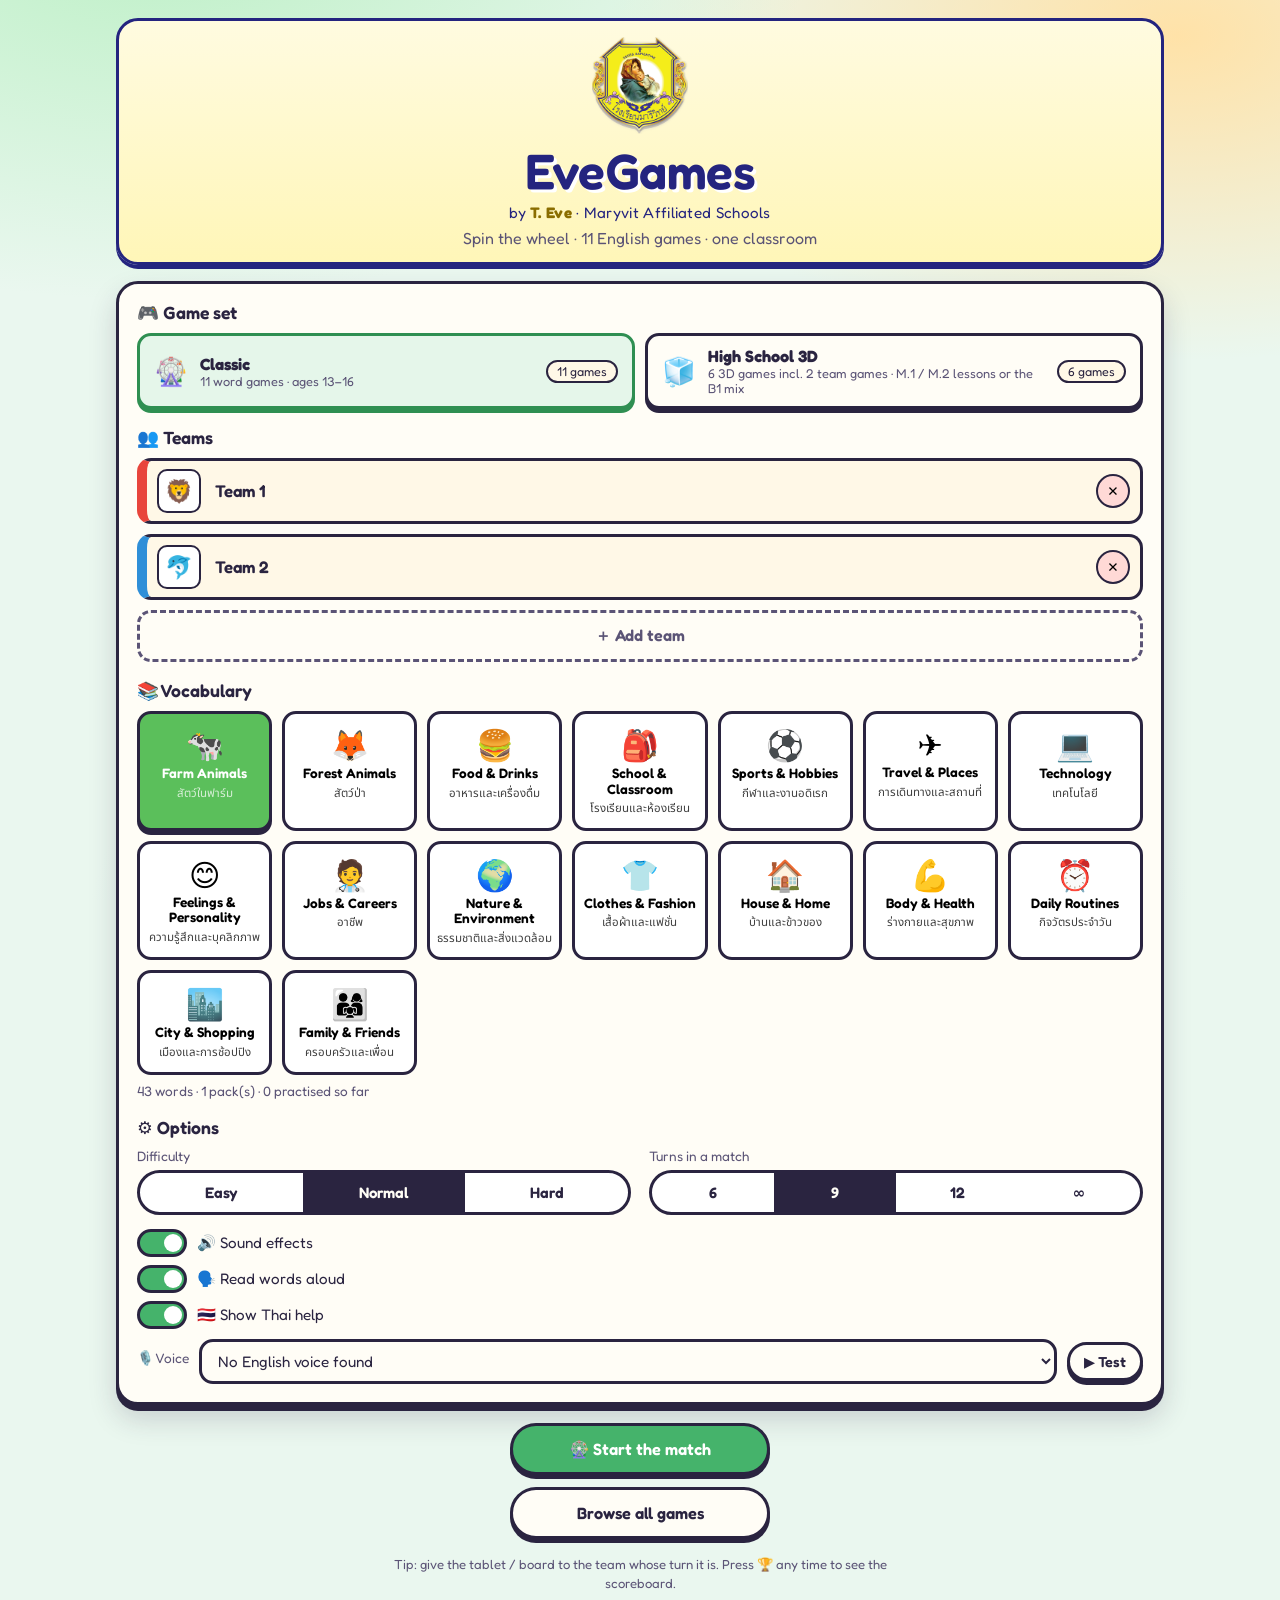
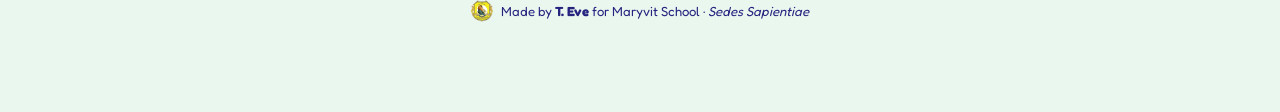
<file: index.html>
<!doctype html>
<html lang="en">
<head>
  <meta charset="utf-8">
  <meta name="viewport" content="width=device-width, initial-scale=1, viewport-fit=cover">
  <title>EveGames by T. Eve — Maryvit School English Games</title>
  <meta name="description" content="EveGames by T. Eve — English games for Maryvit School classes: 11 word games and 6 3D games that follow the M.1 / M.2 lessons.">
  <meta name="theme-color" content="#24247f">
  <meta name="mobile-web-app-capable" content="yes">
  <meta name="apple-mobile-web-app-capable" content="yes">
  <meta name="apple-mobile-web-app-status-bar-style" content="default">

  <link rel="icon" type="image/png" href="assets/maryvit-crest-64.png">
  <link rel="apple-touch-icon" href="assets/maryvit-crest.png">

  <link rel="preconnect" href="https://fonts.googleapis.com">
  <link rel="preconnect" href="https://fonts.gstatic.com" crossorigin>
  <link href="https://fonts.googleapis.com/css2?family=Fredoka:wght@400;500;600;700&family=Noto+Sans+Thai:wght@400;500;600;700&display=swap" rel="stylesheet">

  <link rel="stylesheet" href="assets/styles.css">
</head>
<body>
  <div id="confetti-layer" aria-hidden="true"></div>
  <main id="app"></main>

  <noscript>
    <p style="text-align:center;padding:40px">EveGames needs JavaScript. Please enable it in your browser.</p>
  </noscript>

  <script src="js/data.js"></script>
  <script src="js/utils.js"></script>
  <script src="js/state.js"></script>
  <script src="js/app.js"></script>
  <script src="js/wheel.js"></script>

  <script src="js/games/match.js"></script>
  <script src="js/games/bingo.js"></script>
  <script src="js/games/crossword.js"></script>
  <script src="js/games/word.js"></script>
  <script src="js/games/observe.js"></script>
  <script src="js/games/act.js"></script>

  <script src="js/data3d.js"></script>
  <script src="js/lessons.js"></script>
  <script src="js/lessons/review.js"></script>
  <script src="js/lessons/m1.js"></script>
  <script src="js/lessons/m2.js"></script>
  <script src="js/games3d/models.js"></script>
  <script src="js/games3d/heist.js"></script>
  <script src="js/games3d/tower.js"></script>
  <script src="js/games3d/escape.js"></script>
  <script src="js/games3d/city.js"></script>
  <script src="js/games3d/quiz.js"></script>
  <script src="js/games3d/longboat.js"></script>
  <script src="js/games3d/tug.js"></script>

  <script type="importmap">{ "imports": { "three": "./vendor/three.module.min.js", "three/addons/": "./vendor/addons/" } }</script>
  <script type="module" src="js/3d/scenes.js"></script>

  <script>
    window.addEventListener('DOMContentLoaded', function () {
      LW.boot();
      // Unlock audio + speech on the very first user gesture (mobile policy).
      var unlock = function () {
        LW.sound.click();
        if ('speechSynthesis' in window) window.speechSynthesis.getVoices();
        document.removeEventListener('pointerdown', unlock);
      };
      document.addEventListener('pointerdown', unlock);
    });
  </script>
</body>
</html>
</file>
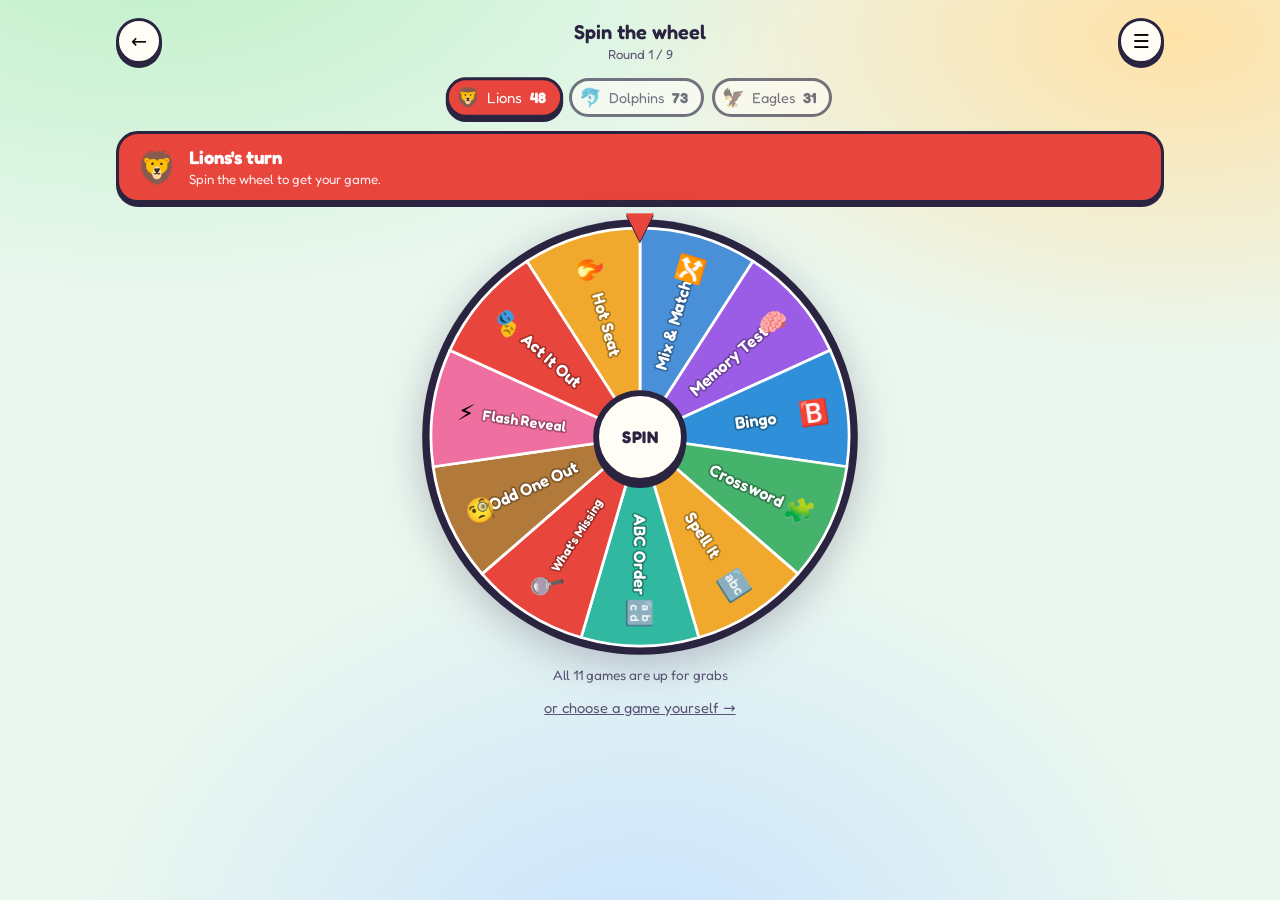
<file: __preview.html>
<!doctype html>
<html lang="en">
<head>
  <meta charset="utf-8">
  <meta name="viewport" content="width=device-width, initial-scale=1">
  <title>EveGames preview</title>
  <link href="https://fonts.googleapis.com/css2?family=Fredoka:wght@400;500;600;700&family=Noto+Sans+Thai:wght@400;500;600;700&display=swap" rel="stylesheet">
  <link rel="stylesheet" href="assets/styles.css">
</head>
<body>
  <div id="confetti-layer"></div>
  <main id="app"></main>
  <script src="js/data.js"></script>
  <script src="js/utils.js"></script>
  <script src="js/state.js"></script>
  <script src="js/app.js"></script>
  <script src="js/wheel.js"></script>
  <script src="js/games/match.js"></script>
  <script src="js/games/bingo.js"></script>
  <script src="js/games/crossword.js"></script>
  <script src="js/games/word.js"></script>
  <script src="js/games/observe.js"></script>
  <script src="js/games/act.js"></script>

  <script src="js/data3d.js"></script>
  <script src="js/lessons.js"></script>
  <script src="js/lessons/review.js"></script>
  <script src="js/lessons/m1.js"></script>
  <script src="js/lessons/m2.js"></script>
  <script src="js/games3d/models.js"></script>
  <script src="js/games3d/heist.js"></script>
  <script src="js/games3d/tower.js"></script>
  <script src="js/games3d/escape.js"></script>
  <script src="js/games3d/city.js"></script>
  <script src="js/games3d/quiz.js"></script>
  <script src="js/games3d/longboat.js"></script>
  <script src="js/games3d/tug.js"></script>

  <script type="importmap">{ "imports": { "three": "./vendor/three.module.min.js", "three/addons/": "./vendor/addons/" } }</script>
  <script type="module" src="js/3d/scenes.js"></script>
  <script>
    // Dev-only harness: /__preview.html?screen=wheel|match|bingo|crossword|…&menu=1
    // Any uncaught error is stamped onto <body> so the browser test can see it.
    window.addEventListener('error', function (e) {
      document.body.setAttribute('data-error', e.message || 'error');
    });
    window.addEventListener('unhandledrejection', function (e) {
      document.body.setAttribute('data-error', 'unhandled rejection: ' + e.reason);
    });
    var _err = console.error;
    console.error = function () {
      document.body.setAttribute('data-error', Array.prototype.join.call(arguments, ' '));
      _err.apply(console, arguments);
    };

    window.addEventListener('DOMContentLoaded', function () {
    var q = new URLSearchParams(location.search);
    LW.boot();
    LW.state.teams = [];
    LW.addTeam('Lions'); LW.addTeam('Dolphins'); LW.addTeam('Eagles');
    LW.state.teams[0].score = 48; LW.state.teams[1].score = 73; LW.state.teams[2].score = 31;
    LW.state.packIds = (q.get('packs') || 'farm,food').split(',');
    LW.state.settings.difficulty = q.get('diff') || 'normal';
    LW.state.mode = q.get('mode') || 'classic';
    LW.state.lesson = { level: q.get('level') || 'b1', picks: {} };
    if (q.get('parts')) LW.state.lesson.picks[LW.state.lesson.level] = q.get('parts').split(',');
    LW.state.settings.sound = false;
    LW.state.settings.speech = false;

    var s = q.get('screen') || 'wheel';
    if (s === 'setup') LW.screens.setup();
    else if (s === 'wheel') LW.screens.wheel();
    else if (s === 'picker') LW.screens.gamePicker();
    else if (s === 'final') LW.screens.final();
    else if (s === 'scoreboard') LW.screens.scoreboard();
    else if (s === 'result') LW.screens.result(LW.games[0], 64, 'All 6 pairs! +24 time bonus.');
    else if (s === 'teamresult') LW.screens.resultTeams(LW.games.filter(function (x) { return x.id === 'longboat'; })[0], LW.state.teams.map(function (t, i) { return { id: t.id, name: t.name, avatar: t.avatar, color: t.color, points: [65, 40, 25][i], note: ['1st · 5 correct · reached the finish', '2nd · 3 correct · 7 / 9 stretches', '3rd · 2 correct · 5 / 9 stretches'][i] }; }), 'Race over!');
    else if (s === 'intro') LW.screens.intro(LW.games.filter(function (g) { return g.id === (q.get('game') || 'bingo'); })[0]);
    else {
      var g = LW.games.filter(function (x) { return x.id === s; })[0];
      if (g) LW.screens.play(g);
    }

    if (q.get('menu')) {
      var mb = document.querySelector('.menu-btn');
      if (mb) mb.click();
    }
    document.body.setAttribute('data-boot', 'ok');
    });
  </script>
</body>
</html>
</file>
<file: assets/styles.css>
/* ============================================================
   EveGames — classroom English games
   Bright "activity book" look: cream cards, thick ink borders,
   chunky shadows, big tap targets for a tablet or a smart board.
   ============================================================ */

:root {
  --ink:        #2a2440;
  --ink-soft:   #5b5476;
  --cream:      #fffdf6;
  --paper:      #fff8e7;
  --line:       #2a2440;
  --green:      #45b36b;
  --green-dk:   #2f8f52;
  --blue:       #2f8fd8;
  --red:        #e8453c;
  --amber:      #f0a92c;
  --purple:     #9b5de5;
  --pink:       #ef6fa0;
  --ok:         #3fae63;
  --bad:        #e8453c;

  --r-lg: 22px;
  --r-md: 14px;
  --r-sm: 10px;
  --shadow: 0 4px 0 var(--line);
  --shadow-lg: 0 6px 0 var(--line), 0 14px 28px rgba(42, 36, 64, 0.18);
  /* Fredoka covers Latin only; Thai glyphs fall through to Noto Sans Thai.
     Per-glyph fallback means English keeps the playful face either way. */
  --font: 'Fredoka', 'Noto Sans Thai', 'Trebuchet MS', 'Segoe UI', system-ui, -apple-system, sans-serif;
}

* { box-sizing: border-box; }

html, body {
  margin: 0;
  padding: 0;
  min-height: 100%;
}

body {
  font-family: var(--font);
  color: var(--ink);
  background:
    radial-gradient(1100px 620px at 12% -8%, #bdf0c6 0%, transparent 60%),
    radial-gradient(980px 560px at 92% 4%, #ffe2a8 0%, transparent 58%),
    radial-gradient(900px 700px at 50% 108%, #c9e3ff 0%, transparent 62%),
    #eaf7ef;
  background-attachment: fixed;
  -webkit-text-size-adjust: 100%;
  -webkit-tap-highlight-color: transparent;
}

#app {
  max-width: 1080px;
  margin: 0 auto;
  padding: 18px 16px 72px;
}

h1, h2, h3, h4 { margin: 0; font-weight: 600; }
button { font-family: inherit; cursor: pointer; }
input { font-family: inherit; }

/* ---------- confetti ---------- */
#confetti-layer {
  position: fixed; inset: 0;
  pointer-events: none;
  overflow: hidden;
  z-index: 9999;
}
.confetti-piece {
  position: absolute;
  top: -14px;
  width: 10px; height: 16px;
  display: block;
  animation: fall linear forwards;
}
@keyframes fall {
  0%   { transform: translateY(-20px) rotate(0deg); opacity: 1; }
  100% { transform: translateY(104vh) rotate(760deg); opacity: 0.9; }
}

/* ---------- shared pieces ---------- */
.card {
  background: var(--cream);
  border: 3px solid var(--line);
  border-radius: var(--r-lg);
  box-shadow: var(--shadow-lg);
  padding: 18px;
  margin: 0 0 18px;
}

.sec-title {
  font-size: 1.1rem;
  margin: 18px 0 10px;
  display: flex; align-items: baseline; gap: 10px;
}
.sec-title:first-child { margin-top: 0; }
.sec-title small { font-weight: 400; color: var(--ink-soft); font-size: 0.82rem; }

.note { color: var(--ink-soft); font-size: 0.85rem; margin: 8px 0 0; }
.footnote {
  text-align: center; color: var(--ink-soft);
  font-size: 0.82rem; margin: 6px auto 0; max-width: 520px; line-height: 1.5;
}
.stage-note { text-align: center; color: var(--ink-soft); font-size: 0.92rem; margin: 12px 0; }
.phase-line { text-align: center; font-size: 1.3rem; margin: 6px 0 14px; }
.feedback { text-align: center; min-height: 1.4em; font-size: 0.95rem; color: var(--ink-soft); margin: 10px 0 0; }
.warn-line {
  text-align: center; background: #fff3cd; border: 2px dashed var(--amber);
  border-radius: var(--r-md); padding: 8px 12px; margin: 10px auto; max-width: 420px; font-size: 0.9rem;
}

.btn {
  display: inline-flex; align-items: center; justify-content: center; gap: 8px;
  border: 3px solid var(--line);
  border-radius: 999px;
  padding: 13px 26px;
  font-size: 1.02rem;
  font-weight: 600;
  background: var(--amber);
  color: var(--ink);
  box-shadow: var(--shadow);
  transition: transform .08s ease, box-shadow .08s ease, filter .15s ease;
}
.btn:hover { filter: brightness(1.05); }
.btn:active { transform: translateY(4px); box-shadow: 0 0 0 var(--line); }
.btn.primary { background: var(--green); color: #fff; }
.btn.ghost-btn { background: var(--cream); }
.btn.warn-btn { background: #ffd9d6; }
.btn:disabled { opacity: .5; cursor: default; }

.link-btn {
  background: none; border: none; color: var(--ink-soft);
  text-decoration: underline; font-size: .92rem; padding: 8px;
}
.link-btn.inline { padding: 0 0 0 6px; font-size: .85rem; }

.action-bar {
  display: flex; gap: 10px; flex-wrap: wrap;
  justify-content: center;
  margin: 18px 0 0;
  /* Sticks to the bottom of the viewport while the board scrolls, so Check /
     Finish / Got-it are reachable even when the game is taller than the screen. */
  position: sticky;
  bottom: 0;
  z-index: 15;
  padding: 10px 0 12px;
  padding-bottom: calc(12px + env(safe-area-inset-bottom, 0px));
  background: linear-gradient(to top, #e9f5ef 62%, rgba(233, 245, 239, 0));
}
.action-bar.big .btn { font-size: 1.1rem; padding: 14px 28px; }

.setup-actions {
  display: flex; flex-direction: column; align-items: center; gap: 12px; margin: 4px 0 16px;
}
.setup-actions .btn { min-width: 260px; }

/* ---------- hero ---------- */
.hero { text-align: center; padding: 14px 0 20px; }
.hero-logo { font-size: 3.6rem; line-height: 1; animation: bob 3s ease-in-out infinite; display: inline-block; }
@keyframes bob { 0%,100% { transform: translateY(0) rotate(-4deg); } 50% { transform: translateY(-8px) rotate(4deg); } }
.hero-title {
  font-size: clamp(2.1rem, 7vw, 3.1rem);
  letter-spacing: -0.5px;
  margin: 6px 0 2px;
  color: var(--ink);
  text-shadow: 3px 3px 0 #ffffff;
}
.hero-sub { margin: 0; color: var(--ink-soft); font-size: 1rem; }

/* ---------- topbar ---------- */
.topbar {
  display: flex; align-items: center; gap: 10px;
  margin-bottom: 14px;
}
.topbar-title { flex: 1; text-align: center; }
.topbar-title h2 { font-size: 1.25rem; }
.topbar-title p { margin: 2px 0 0; font-size: .82rem; color: var(--ink-soft); }
.icon-btn {
  width: 46px; height: 46px; flex: none;
  border-radius: 50%;
  border: 3px solid var(--line);
  background: var(--cream);
  font-size: 1.2rem;
  box-shadow: var(--shadow);
  display: grid; place-items: center;
}
.icon-btn:active { transform: translateY(4px); box-shadow: none; }
.icon-btn.ghost { border-color: transparent; background: transparent; box-shadow: none; }

/* ---------- teams ---------- */
.team-strip { display: flex; gap: 8px; flex-wrap: wrap; justify-content: center; margin-bottom: 14px; }
.team-chip {
  display: flex; align-items: center; gap: 7px;
  background: var(--cream);
  border: 3px solid var(--line);
  border-radius: 999px;
  padding: 5px 13px 5px 7px;
  font-size: .9rem;
  opacity: .62;
}
.team-chip.active {
  opacity: 1;
  background: var(--tc);
  color: #fff;
  box-shadow: var(--shadow);
  transform: scale(1.04);
}
.team-chip .ava { font-size: 1.15rem; }
.team-chip .sc { font-weight: 700; }

.team-editor { display: flex; flex-direction: column; gap: 10px; }
.team-row {
  display: flex; align-items: center; gap: 10px;
  border: 3px solid var(--line);
  border-left: 10px solid var(--tc);
  border-radius: var(--r-md);
  background: var(--paper);
  padding: 8px 10px;
}
.ava-btn {
  width: 44px; height: 44px; flex: none;
  border-radius: var(--r-sm);
  border: 2px solid var(--line);
  background: #fff;
  font-size: 1.4rem;
}
.team-name {
  flex: 1; min-width: 0;
  border: none; background: transparent;
  font-size: 1.05rem; font-weight: 600; color: var(--ink);
  padding: 8px 4px; outline: none;
}
.del-btn {
  width: 34px; height: 34px; flex: none;
  border-radius: 50%; border: 2px solid var(--line);
  background: #ffd9d6; font-size: .85rem;
}
.add-team {
  border: 3px dashed var(--ink-soft);
  border-radius: var(--r-md);
  background: transparent; color: var(--ink-soft);
  padding: 12px; font-size: 1rem; font-weight: 600;
}

/* ---------- packs ---------- */
.pack-grid {
  display: grid;
  grid-template-columns: repeat(auto-fill, minmax(118px, 1fr));
  gap: 10px;
}
.pack {
  display: flex; flex-direction: column; align-items: center; gap: 2px;
  border: 3px solid var(--line);
  border-radius: var(--r-md);
  background: #fff;
  padding: 12px 6px 10px;
  text-align: center;
  transition: transform .1s ease;
}
.pack:active { transform: scale(.96); }
.pack.on {
  background: var(--pc);
  color: #fff;
  box-shadow: var(--shadow);
}
.pack-emoji { font-size: 1.9rem; }
.pack-name { font-size: .85rem; font-weight: 600; line-height: 1.15; }
.pack-th { font-size: .72rem; opacity: .75; }

/* ---------- options ---------- */
.opts { display: flex; flex-wrap: wrap; gap: 18px; }
.seg-wrap { flex: 1; min-width: 220px; }
.seg-label { display: block; font-size: .85rem; color: var(--ink-soft); margin-bottom: 6px; }
.seg {
  display: flex; border: 3px solid var(--line);
  border-radius: 999px; overflow: hidden; background: #fff;
}
.seg-btn {
  flex: 1; border: none; background: transparent;
  padding: 10px 6px; font-size: .95rem; font-weight: 600; color: var(--ink);
}
.seg-btn.on { background: var(--ink); color: var(--cream); }

.toggles { display: flex; flex-direction: column; gap: 8px; margin-top: 14px; }
.toggle { display: flex; align-items: center; gap: 10px; cursor: pointer; font-size: .95rem; }
.toggle input { position: absolute; opacity: 0; width: 0; height: 0; }
.toggle .track {
  width: 50px; height: 28px; flex: none;
  border: 3px solid var(--line); border-radius: 999px;
  background: #fff; position: relative; transition: background .15s ease;
}
.toggle .track::after {
  content: ''; position: absolute; top: 2px; left: 2px;
  width: 18px; height: 18px; border-radius: 50%;
  background: var(--ink); transition: transform .15s ease;
}
.toggle input:checked + .track { background: var(--green); }
.toggle input:checked + .track::after { transform: translateX(22px); background: #fff; }

/* ---------- wheel ---------- */
.wheel-host { display: grid; place-items: center; margin: 6px 0 4px; }
.wheel-wrap {
  position: relative;
  width: min(92vw, 440px);
  aspect-ratio: 1;
}
.wheel-svg { width: 100%; height: 100%; display: block; filter: drop-shadow(0 10px 20px rgba(42,36,64,.26)); }
.wheel-rotor { transform-origin: 200px 200px; }
.wedge-label { font-family: var(--font); font-size: 15px; font-weight: 600; fill: #ffffff; paint-order: stroke; stroke: rgba(0,0,0,.28); stroke-width: 3px; }
.wedge-icon { font-size: 22px; }
.wedge-label.spent, .wedge-icon.spent { opacity: .38; }
.wheel-caption {
  text-align: center; color: var(--ink-soft);
  font-size: .85rem; margin: 10px 0 0;
}
.wheel-pointer {
  position: absolute; top: -16px; left: 50%; transform: translateX(-50%);
  font-size: 2.3rem; color: var(--red);
  text-shadow: 0 2px 0 var(--line);
  z-index: 3;
}
.wheel-pointer.hit { animation: ping .5s ease 2; }
@keyframes ping { 0%,100% { transform: translateX(-50%) scale(1); } 50% { transform: translateX(-50%) scale(1.3); } }
.spin-btn {
  position: absolute; top: 50%; left: 50%;
  transform: translate(-50%, -50%);
  width: 92px; height: 92px; border-radius: 50%;
  border: 5px solid var(--line);
  background: var(--cream);
  font-size: 1.05rem; font-weight: 700; letter-spacing: .5px;
  color: var(--ink);
  box-shadow: 0 5px 0 var(--line);
  z-index: 4;
}
.spin-btn:active { transform: translate(-50%, calc(-50% + 4px)); box-shadow: none; }
.spin-btn.spinning { opacity: .6; }
.wheel-foot { text-align: center; margin-top: 8px; }

.turn-banner {
  display: flex; align-items: center; gap: 12px;
  background: var(--tc); color: #fff;
  border: 3px solid var(--line);
  border-radius: var(--r-lg);
  box-shadow: var(--shadow);
  padding: 12px 18px; margin-bottom: 14px;
}
.turn-banner .ava { font-size: 2rem; }
.turn-banner strong { display: block; font-size: 1.15rem; }
.turn-banner small { opacity: .9; }

/* ---------- game picker ---------- */
.game-grid {
  display: grid;
  grid-template-columns: repeat(auto-fill, minmax(150px, 1fr));
  gap: 12px;
}
.game-card {
  display: flex; flex-direction: column; align-items: center; gap: 3px;
  border: 3px solid var(--line);
  border-radius: var(--r-lg);
  background: var(--gc); color: #fff;
  padding: 16px 10px;
  box-shadow: var(--shadow);
  text-align: center;
}
.game-card:active { transform: translateY(4px); box-shadow: none; }
.gc-emoji { font-size: 2.2rem; }
.gc-name { font-size: 1rem; font-weight: 600; }
.gc-tag { font-size: .68rem; text-transform: uppercase; letter-spacing: .6px; opacity: .75; margin-top: 4px; }

/* ---------- intro ---------- */
.intro-card { text-align: center; border-top: 10px solid var(--gc); }
.intro-emoji { font-size: 3.4rem; }
.intro-title { font-size: 1.8rem; margin: 4px 0 10px; }
.intro-rule { font-size: 1.02rem; line-height: 1.55; color: var(--ink); max-width: 520px; margin: 0 auto 8px; }
.intro-rule.native { color: var(--ink-soft); font-size: .95rem; line-height: 1.7; }

/* Thai stacks tone marks above and vowels below, so anything showing a gloss
   needs extra leading or the diacritics clip against the next line. */
.pack-th, .mc-th, .call-tr, .spell-tr, .aw-th, .mo-brief, .cw-text { line-height: 1.6; }
.intro-meta { display: flex; gap: 8px; flex-wrap: wrap; justify-content: center; margin: 14px 0 18px; }
.pill {
  border: 2px solid var(--line); border-radius: 999px;
  padding: 5px 13px; font-size: .84rem; background: var(--paper);
}

/* ---------- HUD ---------- */
.hud {
  display: flex; align-items: center; gap: 10px;
  background: var(--gc); color: #fff;
  border: 3px solid var(--line);
  border-radius: var(--r-lg);
  box-shadow: var(--shadow);
  padding: 8px 10px;
  margin-bottom: 14px;
  position: sticky; top: 8px; z-index: 20;
}
.hud .icon-btn { width: 40px; height: 40px; font-size: 1.1rem; background: rgba(255,255,255,.9); }
.hud-mid { flex: 1; min-width: 0; display: flex; flex-direction: column; align-items: center; }
.hud-game { font-weight: 600; font-size: 1rem; }
.hud-team { font-size: .8rem; opacity: .92; }
.hud-right { display: flex; align-items: center; gap: 10px; }
.hud-timer { font-variant-numeric: tabular-nums; font-weight: 600; font-size: .95rem; }
.hud-timer.danger { color: #ffe08a; animation: pulse .6s ease infinite; }
@keyframes pulse { 50% { opacity: .45; } }
.hud-score-wrap {
  display: inline-flex; align-items: center; gap: 4px;
  background: rgba(255,255,255,.92); color: var(--ink);
  border: 2px solid var(--line); border-radius: 999px;
  padding: 4px 11px; font-weight: 700;
}
.hud-score.bump { animation: bump .32s ease; display: inline-block; }
@keyframes bump { 50% { transform: scale(1.5); } }

.stage { min-height: 200px; }

/* ---------- result ---------- */
.result-card { text-align: center; border-top: 10px solid var(--tc); }
.res-emoji { font-size: 3.6rem; }
.res-title { font-size: 1.7rem; margin: 2px 0 10px; }
.res-points { display: flex; align-items: baseline; justify-content: center; gap: 8px; }
.rp-num { font-size: 3rem; font-weight: 700; color: var(--green-dk); }
.rp-lbl { color: var(--ink-soft); }
.res-team { font-size: 1.05rem; margin: 8px 0 2px; }
.res-detail { color: var(--ink-soft); font-size: .9rem; margin: 2px 0 6px; }
.res-actions { display: flex; flex-direction: column; align-items: center; gap: 10px; margin-top: 14px; }
.res-actions .btn { min-width: 250px; }

/* ---------- ranking ---------- */
.rank-row {
  display: flex; align-items: center; gap: 10px;
  padding: 9px 6px; border-bottom: 2px dashed #e3dcc8;
}
.rank-row:last-child { border-bottom: none; }
.rank-row.champ { background: #fff6d6; border-radius: var(--r-md); }
.rank-row .rk { width: 34px; font-size: 1.3rem; text-align: center; }
.rank-row .ava { font-size: 1.4rem; }
.rank-row .nm { flex: none; min-width: 84px; font-weight: 600; }
.rank-row .bar { flex: 1; height: 14px; background: #ece6d5; border-radius: 999px; overflow: hidden; }
.rank-row .bar i { display: block; height: 100%; background: var(--tc); border-radius: 999px; transition: width .6s ease; }
.rank-row .sc { min-width: 42px; text-align: right; font-size: 1.1rem; }
.hist-row { display: flex; gap: 10px; align-items: center; padding: 7px 2px; font-size: .9rem; border-bottom: 1px dashed #e3dcc8; }
.hist-row .hist-game { flex: 1; color: var(--ink-soft); }

/* ============================================================
   GAME: Mix & Match
   ============================================================ */
.match-board { display: grid; grid-template-columns: 1fr 1fr; gap: 10px; }
.match-col { display: flex; flex-direction: column; gap: 9px; }
.match-card {
  display: flex; align-items: center; justify-content: center; gap: 8px;
  min-height: 62px;
  min-height: clamp(44px, 7.2dvh, 62px);
  border: 3px solid var(--line);
  border-radius: var(--r-md);
  background: #fff;
  padding: 8px;
  transition: transform .1s ease, background .15s ease;
}
.match-card .mc-emoji { font-size: 2rem; }
.match-card .mc-th { font-size: .82rem; color: var(--ink-soft); }
.match-card .mc-word { font-size: 1.1rem; font-weight: 600; }
.match-card.sel { background: #d7ecff; transform: scale(1.03); box-shadow: var(--shadow); }
.match-card.bad { background: #ffd9d6; }
.match-card.done { background: #d8f5e1; opacity: .55; pointer-events: none; }

/* ============================================================
   GAME: Memory
   ============================================================ */
.memory-grid {
  display: grid;
  grid-template-columns: repeat(var(--cols), 1fr);
  gap: 9px;
  max-width: 560px;
  margin: 0 auto;
}
.mem-card {
  aspect-ratio: 3 / 4;
  border: none; background: none; padding: 0;
  perspective: 700px;
}
.mem-inner {
  position: relative; display: block; width: 100%; height: 100%;
  transition: transform .45s cubic-bezier(.3,.9,.3,1.4);
  transform-style: preserve-3d;
}
.mem-card.open .mem-inner, .mem-card.done .mem-inner { transform: rotateY(180deg); }
.mem-back, .mem-front {
  position: absolute; inset: 0;
  display: grid; place-items: center;
  border: 3px solid var(--line);
  border-radius: var(--r-md);
  backface-visibility: hidden;
  -webkit-backface-visibility: hidden;
  padding: 4px;
}
.mem-back {
  background: repeating-linear-gradient(45deg, #9b5de5, #9b5de5 9px, #8a4cd6 9px, #8a4cd6 18px);
  color: #fff; font-size: 1.8rem; font-weight: 700;
}
.mem-front { background: var(--cream); transform: rotateY(180deg); }
.mem-front.pic { font-size: clamp(1.6rem, 8vw, 2.6rem); }
.mem-front.word { font-size: clamp(.72rem, 3.1vw, 1rem); font-weight: 600; text-align: center; word-break: break-word; line-height: 1.1; }
.mem-card.done .mem-front { background: #d8f5e1; }

/* ============================================================
   GAME: Bingo
   ============================================================ */
.bingo-caller {
  display: flex; align-items: center; gap: 12px;
  background: var(--ink); color: var(--cream);
  border: 3px solid var(--line);
  border-radius: var(--r-lg);
  padding: clamp(8px, 1.8dvh, 12px) 16px; margin-bottom: clamp(8px, 1.8dvh, 14px);
  box-shadow: var(--shadow);
}
.bingo-caller.pop { animation: popin .45s ease; }
@keyframes popin { 0% { transform: scale(.94); } 55% { transform: scale(1.035); } 100% { transform: scale(1); } }
.caller-left { flex: 1; display: flex; flex-direction: column; }
.caller-left small { opacity: .65; font-size: .75rem; letter-spacing: .5px; text-transform: uppercase; }
.call-word { font-size: clamp(1.6rem, 7vw, 2.4rem); font-weight: 700; letter-spacing: 1px; line-height: 1.1; }
.call-tr { font-size: .9rem; opacity: .7; }
.repeat-btn {
  width: 54px; height: 54px; flex: none;
  border-radius: 50%; border: 3px solid var(--cream);
  background: var(--amber); font-size: 1.4rem;
}
.bingo-card {
  display: grid;
  grid-template-columns: repeat(var(--n), 1fr);
  gap: 8px;
}
.bingo-cell {
  position: relative;
  aspect-ratio: 1;
  display: flex; flex-direction: column; align-items: center; justify-content: center; gap: 2px;
  border: 3px solid var(--line);
  border-radius: var(--r-md);
  background: var(--cream);
  padding: 4px;
  overflow: hidden;
}
.bc-emoji { font-size: clamp(1.5rem, 7vw, 2.4rem); line-height: 1; }
.bc-word { font-size: clamp(.6rem, 2.4vw, .82rem); font-weight: 600; text-align: center; word-break: break-word; }
.bc-stamp {
  position: absolute; inset: 0;
  display: grid; place-items: center;
  font-size: 2.6rem; color: var(--red);
  opacity: 0; transform: scale(2) rotate(-18deg);
  transition: opacity .2s ease, transform .25s cubic-bezier(.3,.9,.3,1.5);
}
.bingo-cell.marked { background: #ffe9e7; }
.bingo-cell.marked .bc-stamp { opacity: .85; transform: scale(1) rotate(-14deg); }
.bingo-cell.line { background: #d8f5e1; animation: popin .4s ease; }
.bingo-cell.bad { background: #ffd9d6; }

/* ============================================================
   GAME: Crossword
   ============================================================ */
.cw-wrap { display: flex; flex-direction: column; gap: 16px; align-items: center; width: 100%; }
@media (min-width: 820px) {
  .cw-wrap { flex-direction: row; align-items: flex-start; }
}
.cw-grid {
  display: grid;
  grid-template-columns: repeat(var(--w), 1fr);
  gap: 2px;
  width: min(100%, calc(var(--w) * 46px));
  flex: none;
  background: transparent;
}
.cw-cell { position: relative; aspect-ratio: 1; }
.cw-cell.blank { background: transparent; }
.cw-num {
  position: absolute; top: 1px; left: 3px;
  font-size: 9px; color: var(--ink-soft); z-index: 2; pointer-events: none;
}
.cw-input {
  width: 100%; height: 100%;
  border: 2px solid var(--line);
  border-radius: 5px;
  background: #fff;
  text-align: center;
  font-size: clamp(.8rem, 3.6vw, 1.15rem);
  font-weight: 700;
  text-transform: uppercase;
  color: var(--ink);
  padding: 0;
  outline: none;
}
.cw-cell.active .cw-input { background: #dff0ff; }
.cw-cell.ok .cw-input { background: #cdf2da; border-color: var(--green-dk); }
.cw-cell.wrong .cw-input { background: #ffd9d6; }
.cw-cell.hinted .cw-input { color: var(--blue); }
.cw-input:focus { box-shadow: 0 0 0 3px var(--amber); position: relative; z-index: 3; }

.cw-clues { display: grid; gap: 14px; width: 100%; }
@media (min-width: 540px) { .cw-clues { grid-template-columns: 1fr 1fr; } }
@media (min-width: 820px) { .cw-clues { grid-template-columns: 1fr; } }
.cw-cluebox {
  background: var(--cream);
  border: 3px solid var(--line);
  border-radius: var(--r-md);
  padding: 10px 12px;
}
.cw-cluebox h4 { font-size: .95rem; margin-bottom: 6px; letter-spacing: .5px; }
.cw-clue {
  display: flex; gap: 7px; align-items: flex-start;
  width: 100%; text-align: left;
  background: transparent; border: none;
  border-radius: var(--r-sm);
  padding: 6px 6px; font-size: .86rem; line-height: 1.35;
  color: var(--ink);
}
.cw-clue b { flex: none; }
.cw-emoji { flex: none; }
.cw-clue.active { background: #dff0ff; }
.cw-clue.solved { color: var(--ink-soft); text-decoration: line-through; opacity: .62; }

/* ============================================================
   GAME: Spell It
   ============================================================ */
.spell-pic { text-align: center; }
.sp-emoji { font-size: clamp(2.6rem, 16vw, 6.5rem); font-size: clamp(2.6rem, min(16vw, 14dvh), 6.5rem); line-height: 1; display: inline-block; animation: popin .4s ease; }
.spell-tr { text-align: center; color: var(--ink-soft); margin: 2px 0 clamp(8px, 2dvh, 16px); font-size: .95rem; }
.spell-slots { display: flex; gap: 7px; justify-content: center; flex-wrap: wrap; margin-bottom: clamp(10px, 2.4dvh, 20px); }
.slot {
  width: clamp(34px, 9vw, 48px); height: clamp(42px, 11vw, 56px);
  border: none; border-bottom: 5px solid var(--line);
  border-radius: 6px 6px 0 0;
  background: rgba(255,255,255,.6);
  font-size: clamp(1.1rem, 5vw, 1.6rem); font-weight: 700; text-transform: uppercase;
  color: var(--ink);
}
.slot.filled { background: #fff; border-bottom-color: var(--blue); }
.slot.ok { background: #cdf2da; border-bottom-color: var(--green-dk); }
.slot.bad { background: #ffd9d6; border-bottom-color: var(--red); }
.slot.hinted { color: var(--blue); }
.spell-tray { display: flex; gap: 8px; justify-content: center; flex-wrap: wrap; }
.tile {
  width: clamp(40px, 10vw, 54px); height: clamp(44px, 11vw, 58px);
  border: 3px solid var(--line);
  border-radius: var(--r-sm);
  background: var(--amber);
  box-shadow: var(--shadow);
  font-size: clamp(1.1rem, 5vw, 1.5rem); font-weight: 700;
  color: var(--ink);
}
.tile:active { transform: translateY(4px); box-shadow: none; }
.tile.used { opacity: .22; pointer-events: none; }

/* ============================================================
   GAME: ABC Order
   ============================================================ */
.abc-track { display: flex; gap: 6px; justify-content: center; flex-wrap: wrap; margin-bottom: 18px; }
.abc-slot {
  min-width: 56px; padding: 8px 10px;
  border: 3px dashed var(--ink-soft);
  border-radius: var(--r-sm);
  text-align: center; font-size: .9rem; color: var(--ink-soft);
}
.abc-slot.filled {
  border-style: solid; border-color: var(--green-dk);
  background: #cdf2da; color: var(--ink); font-weight: 600;
}
.abc-board { display: grid; grid-template-columns: repeat(auto-fit, minmax(110px, 1fr)); gap: 10px; }
.abc-card {
  display: flex; flex-direction: column; align-items: center; gap: 4px;
  border: 3px solid var(--line); border-radius: var(--r-md);
  background: #fff; padding: clamp(8px, 1.8dvh, 14px) 8px;
  box-shadow: var(--shadow);
}
.abc-card:active { transform: translateY(4px); box-shadow: none; }
.ac-emoji { font-size: 2rem; }
.ac-word { font-size: 1rem; font-weight: 600; }
.abc-card.done { background: #d8f5e1; opacity: .45; pointer-events: none; box-shadow: none; }
.abc-card.bad { background: #ffd9d6; }

/* ============================================================
   GAME: What's Missing
   ============================================================ */
.miss-grid {
  display: grid; grid-template-columns: repeat(auto-fit, minmax(96px, 1fr));
  gap: 10px; margin-bottom: 18px;
}
.miss-card {
  display: flex; flex-direction: column; align-items: center; gap: 3px;
  border: 3px solid var(--line); border-radius: var(--r-md);
  background: var(--cream); padding: clamp(7px, 1.6dvh, 12px) 6px;
}
.miss-card.in { animation: popin .4s ease; }
.mi-emoji { font-size: 2.2rem; }
.mi-word { font-size: .85rem; font-weight: 600; }

.choice-row { display: grid; grid-template-columns: repeat(auto-fit, minmax(130px, 1fr)); gap: 10px; }
.choice-row.grid4 { grid-template-columns: repeat(2, 1fr); }
@media (min-width: 560px) { .choice-row.grid4 { grid-template-columns: repeat(4, 1fr); } }
.choice {
  border: 3px solid var(--line); border-radius: 999px;
  background: #fff; padding: clamp(10px, 1.9dvh, 14px) 10px;
  font-size: 1.02rem; font-weight: 600; color: var(--ink);
  box-shadow: var(--shadow);
}
.choice:active { transform: translateY(4px); box-shadow: none; }
.choice.ok { background: #cdf2da; }
.choice.bad { background: #ffd9d6; }
.choice:disabled { opacity: .85; }

/* ============================================================
   GAME: Odd One Out
   ============================================================ */
.odd-grid { display: grid; grid-template-columns: repeat(2, 1fr); gap: 12px; }
@media (min-width: 620px) { .odd-grid { grid-template-columns: repeat(4, 1fr); } }
.odd-card {
  display: flex; flex-direction: column; align-items: center; gap: 6px;
  border: 3px solid var(--line); border-radius: var(--r-lg);
  background: var(--cream); padding: clamp(10px, 2.4dvh, 18px) 8px;
  box-shadow: var(--shadow);
}
.odd-card:active { transform: translateY(4px); box-shadow: none; }
.oc-emoji { font-size: clamp(2.4rem, 11vw, 3.4rem); }
.oc-word { font-size: 1rem; font-weight: 600; }
.odd-card.ok { background: #cdf2da; }
.odd-card.bad { background: #ffd9d6; }

/* ============================================================
   GAME: Flash Reveal
   ============================================================ */
.flash-card {
  display: grid; place-items: center;
  height: min(42vh, 280px);
  height: min(34dvh, 280px);
  border: 3px solid var(--line); border-radius: var(--r-lg);
  background: var(--cream);
  box-shadow: var(--shadow);
  overflow: hidden;
  margin-bottom: 12px;
}
.flash-emoji { font-size: clamp(5rem, 26vw, 9rem); line-height: 1; will-change: filter; }
.flash-meter {
  height: 12px; border: 3px solid var(--line); border-radius: 999px;
  background: #fff; overflow: hidden; margin-bottom: 16px;
}
.flash-meter i { display: block; height: 100%; background: var(--pink); }

/* ============================================================
   GAME: Act It Out / Hot Seat
   ============================================================ */
.mode-row { display: grid; grid-template-columns: repeat(auto-fit, minmax(150px, 1fr)); gap: 12px; margin-bottom: 16px; }
.mode-card {
  display: flex; flex-direction: column; align-items: center; gap: 3px;
  border: 3px solid var(--line); border-radius: var(--r-lg);
  background: var(--cream); padding: clamp(10px, 2.2dvh, 16px) 10px;
  box-shadow: var(--shadow); text-align: center;
}
.mode-card:active { transform: translateY(4px); box-shadow: none; }
.mo-emoji { font-size: 2.4rem; }
.mo-name { font-size: 1.05rem; font-weight: 600; }
.mo-brief { font-size: .78rem; color: var(--ink-soft); line-height: 1.35; margin-top: 6px; }

.ready-card { text-align: center; }
.ready-emoji { font-size: 3.4rem; }

.act-card {
  position: relative;
  display: grid; place-items: center;
  min-height: clamp(120px, 20dvh, 190px);
  border: 3px solid var(--line); border-radius: var(--r-lg);
  background: var(--cream); box-shadow: var(--shadow);
  overflow: hidden; margin-bottom: 12px;
}
.act-word { display: flex; flex-direction: column; align-items: center; gap: 4px; padding: 18px; }
.aw-emoji { font-size: 3.4rem; }
.aw-text { font-size: clamp(1.8rem, 9vw, 2.8rem); font-weight: 700; text-transform: uppercase; letter-spacing: 1px; }
.aw-th { font-size: 1rem; color: var(--ink-soft); }
.act-cover {
  position: absolute; inset: 0;
  border: none; background: var(--ink); color: var(--cream);
  font-size: 1.1rem; font-weight: 600;
  display: grid; place-items: center;
  transition: opacity .2s ease;
}
.act-cover.hidden { opacity: 0; pointer-events: none; }

.draw-wrap { position: relative; margin-bottom: 10px; }
.draw-canvas {
  width: 100%; height: min(42vh, 320px);
  height: min(30dvh, 320px);
  border: 3px solid var(--line); border-radius: var(--r-lg);
  background: #fff; display: block; touch-action: none;
}
.draw-tools { position: absolute; right: 10px; bottom: 10px; display: flex; gap: 6px; }
.tool {
  border: 2px solid var(--line); border-radius: 999px;
  background: var(--cream); padding: 7px 13px; font-size: .85rem; font-weight: 600;
}

.hotseat-word {
  display: flex; flex-direction: column; align-items: center; gap: 6px;
  border: 3px solid var(--line); border-radius: var(--r-lg);
  background: var(--cream); box-shadow: var(--shadow);
  padding: clamp(14px, 3dvh, 26px) 14px; margin-bottom: 10px;
}
.hs-emoji { font-size: 3.6rem; }
.hs-text { font-size: clamp(1.9rem, 10vw, 3rem); font-weight: 700; letter-spacing: 1px; }
.hotseat-hint { text-align: center; color: var(--ink-soft); font-size: .92rem; margin: 0 0 6px; }

/* ---------- shake ---------- */
.shake { animation: shake .4s ease; }
@keyframes shake {
  10%, 90% { transform: translateX(-2px); }
  20%, 80% { transform: translateX(4px); }
  30%, 50%, 70% { transform: translateX(-7px); }
  40%, 60% { transform: translateX(7px); }
}

@media (prefers-reduced-motion: reduce) {
  * { animation-duration: .01ms !important; transition-duration: .01ms !important; }
}

/* ============================================================
   Menu drawer
   ============================================================ */
.menu-overlay {
  position: fixed; inset: 0; z-index: 500;
  background: rgba(42, 36, 64, .5);
  display: flex; justify-content: flex-end;
  animation: fadein .15s ease;
}
@keyframes fadein { from { opacity: 0; } }
.menu-panel {
  width: min(92vw, 380px);
  height: 100%;
  overflow-y: auto;
  background: var(--cream);
  border-left: 4px solid var(--line);
  box-shadow: -10px 0 30px rgba(42, 36, 64, .3);
  padding: 16px 16px 40px;
  animation: slidein .22s cubic-bezier(.3,.9,.3,1);
}
@keyframes slidein { from { transform: translateX(100%); } }

.menu-head {
  display: flex; align-items: center; gap: 10px;
  padding-bottom: 12px; margin-bottom: 12px;
  border-bottom: 3px solid var(--line);
}
.menu-logo { font-size: 2rem; }
.menu-head strong { display: block; font-size: 1.2rem; }
.menu-head small { color: var(--ink-soft); font-size: .82rem; }
.menu-head div { flex: 1; min-width: 0; }
.menu-close {
  width: 38px; height: 38px; flex: none;
  border-radius: 50%; border: 3px solid var(--line);
  background: #ffd9d6; font-size: .9rem;
}

.menu-nav { display: flex; flex-direction: column; gap: 8px; }
.menu-row {
  display: flex; align-items: center; gap: 12px;
  width: 100%; text-align: left;
  border: 3px solid var(--line); border-radius: var(--r-md);
  background: #fff; padding: 10px 12px;
  box-shadow: var(--shadow); color: var(--ink);
}
.menu-row:active { transform: translateY(4px); box-shadow: none; }
.mr-icon { font-size: 1.5rem; flex: none; }
.mr-text strong { display: block; font-size: 1rem; }
.mr-text small { color: var(--ink-soft); font-size: .78rem; }

.menu-title {
  font-size: .95rem; margin: 20px 0 10px;
  display: flex; align-items: baseline; gap: 8px;
}
.menu-title small { font-weight: 400; color: var(--ink-soft); font-size: .78rem; }

.menu-games { display: grid; grid-template-columns: repeat(3, 1fr); gap: 8px; }
.menu-game {
  display: flex; flex-direction: column; align-items: center; gap: 3px;
  border: 3px solid var(--line); border-radius: var(--r-md);
  background: var(--gc); color: #fff;
  padding: 10px 4px; text-align: center;
  box-shadow: var(--shadow);
}
.menu-game:active { transform: translateY(4px); box-shadow: none; }
.mg-emoji { font-size: 1.5rem; }
.mg-name { font-size: .7rem; font-weight: 600; line-height: 1.15; }

.menu-quick { display: flex; flex-direction: column; gap: 12px; }
.menu-quick .seg-wrap { min-width: 0; }

/* ============================================================
   High School 3D
   ============================================================ */

/* ---------- mode switch (setup) ---------- */
.mode-switch { display: grid; grid-template-columns: 1fr; gap: 10px; }
@media (min-width: 640px) { .mode-switch { grid-template-columns: 1fr 1fr; } }
.mode-opt {
  display: flex; align-items: center; gap: 12px; text-align: left;
  background: var(--cream); border: 3px solid var(--line); border-radius: var(--r-md);
  padding: 10px 14px; box-shadow: var(--shadow); color: var(--ink);
  transition: transform .08s ease, box-shadow .08s ease;
}
.mode-opt:active { transform: translateY(4px); box-shadow: none; }
.mode-opt.on { background: #e5f6ea; border-color: var(--green-dk); box-shadow: 0 4px 0 var(--green-dk); }
.mode-opt .mo-emoji { font-size: 1.7rem; }
.mode-opt .mo-text { flex: 1; display: flex; flex-direction: column; }
.mode-opt .mo-text strong { font-size: 1.02rem; }
.mode-opt .mo-text small { color: var(--ink-soft); font-size: .8rem; }
.mode-opt .mo-count { font-size: .78rem; background: var(--paper); border: 2px solid var(--line); border-radius: 999px; padding: 2px 9px; }

/* ---------- lesson picker (setup, High School 3D) ---------- */
.level-switch { display: grid; grid-template-columns: repeat(3, 1fr); gap: 8px; }
.level-opt {
  display: flex; align-items: center; gap: 8px; text-align: left;
  background: var(--cream); border: 3px solid var(--line); border-radius: var(--r-md);
  padding: 8px 10px; box-shadow: var(--shadow); color: var(--ink); min-width: 0;
  transition: transform .08s ease, box-shadow .08s ease;
}
.level-opt:active { transform: translateY(4px); box-shadow: none; }
.level-opt.on { border-color: var(--lc); box-shadow: 0 4px 0 var(--lc); background: #fff; }
.level-opt .lv-emoji { font-size: 1.5rem; }
.level-opt .lv-text { display: flex; flex-direction: column; min-width: 0; }
.level-opt .lv-text strong { font-size: 1.05rem; }
.level-opt .lv-text small { color: var(--ink-soft); font-size: .72rem; line-height: 1.25; }
@media (max-width: 520px) { .level-opt .lv-text small { display: none; } .level-opt { justify-content: center; } }
.lesson-tip { margin: 10px 0 8px; }
.lesson-grid { grid-template-columns: repeat(auto-fill, minmax(150px, 1fr)); padding-top: 6px; }
.lesson-part { position: relative; padding-top: 16px; }
.lesson-part .lesson-focus { font-size: .7rem; opacity: .8; line-height: 1.3; }
.lesson-part .lesson-now {
  position: absolute; top: -10px; left: 50%; transform: translateX(-50%); white-space: nowrap;
  background: #f7d64a; color: var(--ink); border: 2px solid var(--ink);
  border-radius: 999px; padding: 0 8px; font-size: .68rem; font-weight: 600;
}
.lesson-pill { background: #eef4ff; }

/* ---------- the 3D canvas ---------- */
.gl-host {
  position: relative; width: 100%; margin: 10px 0 0;
  border: 3px solid var(--line); border-radius: var(--r-lg); box-shadow: var(--shadow-lg);
  overflow: hidden; background: linear-gradient(#dff1ff, #f3f8ef);
  min-height: 300px;
}
.gl-host.dark { background: radial-gradient(ellipse at 50% 30%, #2d2640 0%, #15121f 70%); }
.gl-host.flat { min-height: 0; padding: 8px 12px; border-style: dashed; box-shadow: none; background: var(--paper); }
.gl-canvas { display: block; touch-action: none; user-select: none; }
.flat-note { margin: 4px 0; color: var(--ink-soft); font-size: .9rem; text-align: center; }
.btn.small { padding: 8px 14px; font-size: .9rem; }

/* ---------- Word Heist ---------- */
.heist-def {
  display: flex; align-items: center; gap: 12px;
  background: var(--cream); border: 3px solid var(--line); border-radius: var(--r-md);
  box-shadow: var(--shadow); padding: 10px 14px; max-width: 820px; margin: 0 auto;
}
.heist-def .hd-icon { font-size: 1.7rem; }
.heist-def .hd-text { flex: 1; margin: 0; font-size: 1.15rem; line-height: 1.35; }
.heist-chips { display: flex; flex-wrap: wrap; gap: 10px; justify-content: center; margin: 12px 0 0; }
.heist-chip {
  width: 74px; height: 74px; font-size: 2rem; display: grid; place-items: center;
  background: var(--cream); border: 3px solid var(--line); border-radius: var(--r-md); box-shadow: var(--shadow);
}
.heist-chip:active { transform: translateY(4px); box-shadow: none; }
.heist-chip.done { opacity: .3; }

/* ---------- Sentence Tower ---------- */
.tower-topic { display: flex; align-items: center; justify-content: center; gap: 14px; flex-wrap: wrap; margin: 4px 0 0; }
.tt-pill { background: var(--cream); border: 3px solid var(--line); border-radius: 999px; padding: 5px 14px; font-weight: 600; box-shadow: var(--shadow); }
.tt-lives { font-size: 1.2rem; letter-spacing: 2px; }
.tt-ball { font-weight: 700; color: var(--red); min-width: 3.5em; text-align: center; }
.gl-host.sky { background: linear-gradient(#cfe9ff, #eef7e8); }
.gl-host.study { background: linear-gradient(#efe4d2, #e3d2b8); }
.tower-built {
  text-align: center; font-size: 1.35rem; font-weight: 600; min-height: 1.6em; margin: 14px auto 6px;
  background: var(--cream); border: 3px dashed var(--line); border-radius: var(--r-md); padding: 10px 16px; max-width: 900px;
}
.tower-tray { display: flex; flex-wrap: wrap; justify-content: center; gap: 10px; margin: 10px 0 0; }
.chip {
  font-size: 1.25rem; font-weight: 600; padding: 12px 20px;
  background: var(--amber); color: var(--ink); border: 3px solid var(--line); border-radius: var(--r-md); box-shadow: var(--shadow);
  transition: transform .08s ease, box-shadow .08s ease;
}
.chip:active { transform: translateY(4px); box-shadow: none; }
.chip.done { background: #cfe8d6; opacity: .45; box-shadow: none; }
.chip:disabled { cursor: default; }

/* ---------- Escape Room ---------- */
.esc-locks { display: flex; flex-wrap: wrap; justify-content: center; gap: 10px; }
.esc-lock {
  display: flex; align-items: center; gap: 8px; padding: 8px 16px;
  background: var(--cream); border: 3px solid var(--line); border-radius: 999px; box-shadow: var(--shadow); font-weight: 600;
}
.esc-lock.active { background: #efe3ff; border-color: var(--purple); }
.esc-lock.open { background: #dff5e5; opacity: .85; }
.esc-lock .el-emoji { font-size: 1.3rem; }
.esc-alarm { display: flex; justify-content: center; align-items: center; gap: 10px; margin: 10px 0 0; font-weight: 600; }
.esc-alarm .ea-meter { letter-spacing: 3px; font-size: 1.1rem; }
.esc-alarm.hot { animation: pulse 1s ease-in-out infinite; color: var(--red); }
@keyframes pulse { 0%,100% { transform: scale(1); } 50% { transform: scale(1.08); } }
.esc-panel {
  background: var(--cream); border: 3px solid var(--line); border-radius: var(--r-lg); box-shadow: var(--shadow-lg);
  padding: 16px 18px; margin: 14px auto 0; max-width: 900px; min-height: 80px; transition: filter .3s ease;
}
.esc-panel.locked { filter: grayscale(1) brightness(.75); pointer-events: none; }
.esc-title { text-align: center; font-size: 1.2rem; margin: 0 0 10px; }
.esc-prompt { text-align: center; font-size: 1.15rem; line-height: 1.45; margin: 8px 0 12px; }
.esc-next { text-align: center; color: var(--ink-soft); margin: 10px 0; font-size: 1rem; }
.esc-code { display: flex; justify-content: center; gap: 10px; margin: 4px 0 10px; }
.ec-digit {
  width: 52px; height: 60px; display: grid; place-items: center; font-size: 1.8rem; font-weight: 700;
  background: #2a2440; color: #6a6090; border-radius: var(--r-sm); border: 3px solid var(--line);
}
.ec-digit.on { color: #7cf29a; }
.esc-opts { display: grid; grid-template-columns: 1fr 1fr; gap: 10px; max-width: 760px; margin: 0 auto; }
@media (max-width: 560px) { .esc-opts { grid-template-columns: 1fr; } }
.esc-pairs { display: grid; grid-template-columns: 1fr 1fr; gap: 14px; max-width: 760px; margin: 0 auto; }
.ep-col { display: flex; flex-direction: column; gap: 8px; }
.pair-btn {
  padding: 11px 14px; font-size: 1.05rem; font-weight: 600;
  background: var(--cream); border: 3px solid var(--line); border-radius: var(--r-md); box-shadow: var(--shadow);
}
.pair-btn.sel { background: #fff3cd; border-color: var(--amber); }
.pair-btn.done { background: #dff5e5; border-color: var(--green-dk); opacity: .7; box-shadow: none; }

/* ---------- City Quest ---------- */
.city-places { display: flex; flex-wrap: wrap; justify-content: center; gap: 10px; }
.city-place {
  display: flex; align-items: center; gap: 8px; padding: 8px 16px;
  background: var(--cream); border: 3px solid var(--line); border-radius: 999px; box-shadow: var(--shadow); font-weight: 600;
}
.city-place.active { background: #e0efff; border-color: var(--blue); }
.city-place.done { background: #dff5e5; opacity: .85; }
.city-place .cp-emoji { font-size: 1.3rem; }
.city-panel {
  background: var(--cream); border: 3px solid var(--line); border-radius: var(--r-lg); box-shadow: var(--shadow-lg);
  padding: 16px 18px; margin: 14px auto 0; max-width: 900px; min-height: 80px;
}
.npc-line { display: flex; align-items: flex-start; gap: 12px; }
.npc-ava { font-size: 2.6rem; line-height: 1; }
.npc-bubble { flex: 1; background: #fff; border: 3px solid var(--line); border-radius: var(--r-md); padding: 10px 14px; position: relative; }
.npc-bubble small { color: var(--ink-soft); }
.npc-bubble p { margin: 4px 0 6px; font-size: 1.2rem; line-height: 1.4; }
.npc-clock { font-weight: 700; min-width: 3.4em; text-align: right; font-size: 1.1rem; }
.npc-clock.danger { color: var(--red); animation: pulse 1s ease-in-out infinite; }
.city-opts { display: flex; flex-direction: column; gap: 10px; margin: 12px 0 0; }
.city-opt {
  text-align: left; padding: 12px 16px; font-size: 1.08rem; font-weight: 500;
  background: var(--cream); border: 3px solid var(--line); border-radius: var(--r-md); box-shadow: var(--shadow);
}
.city-opt:active { transform: translateY(4px); box-shadow: none; }
.city-opt.ok { background: #dff5e5; border-color: var(--green-dk); }
.city-opt.bad { background: #ffd9d6; border-color: var(--red); }
.city-opt:disabled { cursor: default; }
/* action bars inside a puzzle/dialogue panel should not stick to the viewport */
.esc-panel .action-bar, .city-panel .action-bar { position: static; background: none; padding: 6px 0 0; margin-top: 12px; }
.cross-btn { font-size: 1.15rem; }
.kerb-bar { flex-wrap: wrap; gap: 10px; }
.shoo-btn { animation: pulse .7s ease-in-out infinite; }

.chip.gold { background: linear-gradient(#fff3b0, #f7d64a); border-color: #b8860b; box-shadow: 0 4px 0 #b8860b, 0 0 14px rgba(247, 214, 74, .7); }
.chip.gold.done { background: #efe3b0; opacity: .5; box-shadow: none; }
.tower-alert { display: none; align-items: center; justify-content: center; gap: 14px; flex-wrap: wrap; margin: 10px auto 0; max-width: 760px; padding: 10px 16px; border-radius: var(--r-md); background: #fff3cd; border: 3px solid var(--amber); font-weight: 600; }
.tower-alert.on { display: flex; animation: popin .3s ease; }
.tower-alert .ta-text { font-size: 1.1rem; }
.tower-alert .ta-text b { font-size: 1.3rem; color: var(--red); }

.heist-streak { display: none; padding: 4px 12px; border-radius: 999px; background: #ffe0b3; border: 2px solid var(--amber); font-weight: 700; white-space: nowrap; }
.heist-streak.on { display: inline-block; animation: popin .3s ease; }
.heist-chip.gem { background: linear-gradient(#e6f4ff, #bfe6ff); border-color: #1f6fb5; }

.esc-freeze { display: none; justify-content: center; align-items: center; gap: 10px; margin: 10px auto 0; max-width: 760px; padding: 10px 16px; border-radius: var(--r-md); background: #2a2440; color: #fff; border: 3px solid #fff; font-weight: 600; font-size: 1.1rem; }
.esc-freeze.on { display: flex; animation: popin .3s ease; }
.esc-freeze b { color: #ffe08a; font-size: 1.3rem; }
.esc-panel.frozen { filter: brightness(.6) saturate(.4); }
.esc-panel.frozen button { cursor: not-allowed; }
.esc-spots { display: grid; grid-template-columns: repeat(auto-fit, minmax(150px, 1fr)); gap: 12px; max-width: 760px; margin: 0 auto; }
.spot-btn {
  display: flex; flex-direction: column; align-items: center; gap: 6px; padding: 14px 10px; font-family: inherit; font-weight: 600; font-size: 1rem;
  border: 3px solid var(--line); border-radius: var(--r-md); background: var(--cream); color: var(--ink); cursor: pointer; box-shadow: 0 4px 0 var(--line);
}
.spot-btn:active { transform: translateY(4px); box-shadow: none; }
.spot-btn .sb-emoji { font-size: 2rem; line-height: 1; }

.tourist { margin-top: 10px; padding: 12px; border-radius: var(--r-md); background: #e6f4ff; border: 3px dashed #1f6fb5; animation: popin .3s ease; }

.gl-host.river { background: linear-gradient(#cfe9ff, #9fd4ef); }
.quiz-panel { max-width: 900px; margin: 12px auto 0; background: #fff; border: 3px solid var(--line); border-radius: var(--r-lg); padding: 14px 18px; box-shadow: 0 6px 0 var(--line); min-height: 60px; }
.quiz-head { display: flex; align-items: center; gap: 12px; flex-wrap: wrap; }
.quiz-who { padding: 4px 14px; border-radius: 999px; background: var(--tc, var(--line)); color: #fff; font-weight: 700; font-size: 1.05rem; }
.quiz-kind { font-size: 1.3rem; }
.quiz-clock { margin-left: auto; font-weight: 700; font-size: 1.15rem; min-width: 3.4em; text-align: right; }
.quiz-clock.danger { color: var(--red); animation: pulse 1s ease-in-out infinite; }
.quiz-prompt { font-size: 1.3rem; line-height: 1.45; margin: 10px 0 12px; }
.quiz-opts { display: grid; grid-template-columns: 1fr 1fr; gap: 10px; }
@media (max-width: 640px) { .quiz-opts { grid-template-columns: 1fr; } }
.quiz-opt {
  font-family: inherit; font-size: 1.1rem; font-weight: 600; padding: 12px 16px; text-align: left; cursor: pointer;
  border: 3px solid var(--line); border-radius: var(--r-md); background: var(--cream); color: var(--ink); box-shadow: 0 4px 0 var(--line);
}
.quiz-opt:active { transform: translateY(4px); box-shadow: none; }
.quiz-opt.ok { background: #dff5e5; border-color: var(--green-dk); }
.quiz-opt.bad { background: #ffd9d6; border-color: var(--red); }
.quiz-opt:disabled { cursor: default; }

.race-lanes { display: flex; flex-direction: column; gap: 6px; max-width: 1100px; margin: 0 auto; }
.lane { display: flex; align-items: center; gap: 10px; padding: 4px 10px; border-radius: var(--r-md); border: 3px solid transparent; }
.lane.active { border-color: var(--tc); background: #fff; }
.lane.done { opacity: .75; }
.lane-team { min-width: 130px; font-weight: 700; color: var(--tc); }
.lane-track { flex: 1; display: flex; gap: 2px; font-size: 1.15rem; line-height: 1; background: #cfe9ff; border-radius: 999px; padding: 4px 8px; }
.lane-cell { flex: 1; text-align: center; color: #7fb3d6; }
.lane-cell.here { font-size: 1.45rem; filter: drop-shadow(0 2px 0 rgba(0,0,0,.3)); }
.lane-pts { min-width: 96px; text-align: right; font-weight: 600; color: var(--ink-soft); }

.sides-row { display: grid; grid-template-columns: 1fr 1fr; gap: 12px; max-width: 1000px; margin: 0 auto; }
.side-card { border: 3px solid var(--tc); border-radius: var(--r-md); padding: 8px 12px; background: #fff; opacity: .8; }
.side-card.active { opacity: 1; box-shadow: 0 0 0 4px color-mix(in srgb, var(--tc) 30%, transparent); }
.side-head { display: flex; justify-content: space-between; align-items: center; font-weight: 700; color: var(--tc); font-size: 1.05rem; }
.side-teams { display: flex; flex-wrap: wrap; gap: 6px; margin-top: 6px; }
.side-team { padding: 2px 10px; border-radius: 999px; background: var(--cream); border: 2px solid var(--tc, var(--line)); font-size: .92rem; font-weight: 600; }
.rope-bar { display: flex; align-items: center; justify-content: center; gap: 2px; margin: 10px auto 0; max-width: 900px; font-size: 1.3rem; line-height: 1; padding: 8px 12px; background: #fff3cd; border: 3px solid var(--amber); border-radius: 999px; }
.rope-end { font-size: 1.4rem; padding: 0 6px; }
.rope-cell { flex: 1; text-align: center; color: #b1793a; }
.rope-cell.line { color: var(--ink); font-weight: 700; }
.rope-cell.mid { color: var(--ink-soft); }
.rope-cell.here { font-size: 1.7rem; filter: drop-shadow(0 2px 0 rgba(0,0,0,.3)); }

.team-results { text-align: left; margin: 10px auto 0; max-width: 760px; }
.team-results .rank-row .nm { min-width: 110px; }
.team-results .tr-note { flex: 1; color: var(--ink-soft); font-size: .9rem; }
.team-results .sc { min-width: 110px; }

/* ---------- voice picker ---------- */
.voice-row { display: flex; align-items: center; gap: 10px; flex-wrap: wrap; margin: 10px 0 0; }
.voice-select {
  flex: 1; min-width: 220px; font-family: inherit; font-size: .95rem; padding: 9px 12px;
  border: 3px solid var(--line); border-radius: var(--r-md); background: var(--cream); color: var(--ink);
}

/* ---------- 3D stage: wide layout, overlays, fullscreen ---------- */
#app.wide { max-width: 1500px; }
.gl-overlay { position: absolute; inset: 0; pointer-events: none; overflow: hidden; }
.gl-vignette { position: absolute; inset: 0; box-shadow: inset 0 0 120px rgba(20, 14, 40, 0.35); }
.gl-host.dark .gl-vignette { box-shadow: inset 0 0 160px rgba(0, 0, 0, 0.75); }
.gl-fade { position: absolute; inset: 0; background: #120f1c; opacity: 0; transition: opacity .5s ease; }
.gl-fade.on { opacity: 1; }
.gl-title {
  position: absolute; left: 50%; top: 42%; transform: translate(-50%, -50%) scale(.92);
  text-align: center; opacity: 0; transition: opacity .45s ease, transform .45s ease;
  padding: 18px 34px; border-radius: 22px; background: rgba(20, 14, 40, 0.78); color: #fff;
  border: 3px solid rgba(255, 255, 255, 0.85); box-shadow: 0 12px 40px rgba(0, 0, 0, 0.35); backdrop-filter: blur(4px);
}
.gl-title.in { opacity: 1; transform: translate(-50%, -50%) scale(1); }
.gl-title.out { opacity: 0; transform: translate(-50%, -60%) scale(1.04); }
.gl-title-main { font-size: clamp(1.6rem, 3.2vw, 2.8rem); font-weight: 700; letter-spacing: .5px; text-shadow: 0 3px 0 rgba(0,0,0,.35); }
.gl-title-sub { font-size: clamp(.95rem, 1.5vw, 1.25rem); opacity: .9; margin-top: 4px; }
.gl-banner {
  position: absolute; left: 50%; top: 12%; transform: translate(-50%, -20px); opacity: 0;
  transition: opacity .25s ease, transform .25s ease; font-weight: 700; font-size: clamp(1.1rem, 2.2vw, 1.8rem);
  padding: 10px 22px; border-radius: 999px; background: rgba(232, 69, 60, 0.92); color: #fff; border: 3px solid #fff;
}
.gl-banner.good { background: rgba(47, 143, 82, 0.92); }
.gl-banner.in { opacity: 1; transform: translate(-50%, 0); }
.stage:fullscreen { background: #eaf7ef; overflow: auto; padding: 14px 24px; }
.stage:fullscreen .gl-host { margin-top: 6px; }

/* ---------- lesson picker + phone fixes ---------- */
.sec-title { flex-wrap: wrap; row-gap: 2px; }
.sec-name { white-space: nowrap; }
.words-box > .sec-title:first-child { margin-top: 18px; }
.level-opt .lv-text strong { white-space: nowrap; }
.lesson-part .lesson-focus { font-size: .75rem; opacity: 1; }
@media (max-width: 520px) {
  .level-opt { gap: 6px; padding: 8px 6px; }
  .level-opt .lv-emoji { font-size: 1.2rem; }
  .hud { flex-wrap: wrap; row-gap: 6px; }
  .hud-mid { order: -1; flex-basis: 100%; }
  .hud-game { font-size: .95rem; line-height: 1.15; text-align: center; }
  .hud-right { margin-left: auto; gap: 6px; }
  .hud-timer, .hud-score-wrap { white-space: nowrap; }
}
@media (max-width: 560px) {
  .lane { flex-wrap: wrap; gap: 2px 8px; padding: 4px 6px; }
  .lane-team { min-width: 0; flex: 1; overflow: hidden; text-overflow: ellipsis; white-space: nowrap; }
  .lane-pts { min-width: 0; }
  .lane-track { order: 3; flex-basis: 100%; font-size: .95rem; padding: 4px 4px; }
  .lane-cell.here { font-size: 1.15rem; }
}
@media (max-width: 480px) {
  .spell-slots { flex-wrap: nowrap; gap: 3px; }
  .slot { width: auto; flex: 1 1 0; min-width: 0; max-width: 34px; }
}

/* ---------- Maryvit School identity ---------- */
:root { --mv-yellow: #f2e01a; --mv-blue: #24247f; --mv-gold: #c9a227; }
.hero.school {
  background: linear-gradient(180deg, #fffbe0 0%, #fff6b8 100%);
  border: 3px solid var(--mv-blue); border-radius: var(--r-lg);
  box-shadow: 0 4px 0 var(--mv-blue); padding: 16px 12px 14px; margin-bottom: 16px;
}
.hero-crest { width: 96px; height: auto; display: inline-block; filter: drop-shadow(0 3px 0 rgba(36,36,127,.25)); animation: bob 3s ease-in-out infinite; }
.hero.school .hero-title { color: var(--mv-blue); }
.hero-by { margin: 2px 0 6px; font-size: .95rem; color: var(--mv-blue); letter-spacing: .02em; }
.hero-by b { color: #8a6d00; }
.school-credit { display: flex; align-items: center; justify-content: center; gap: 8px; margin: 6px 0 18px; font-size: .82rem; color: var(--mv-blue); }
.school-credit img { width: 22px; height: auto; }
</file>
